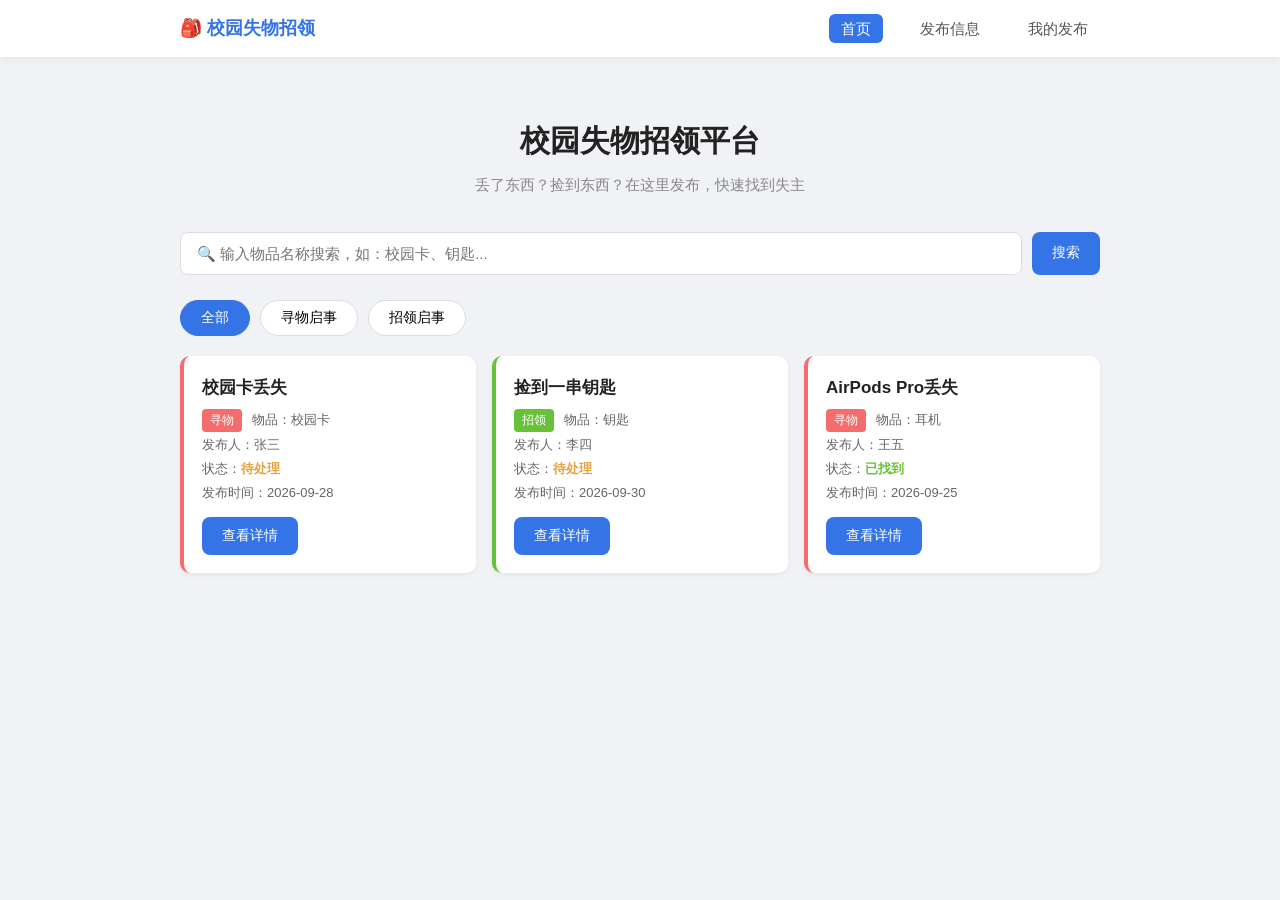
<file: index.html>
<!DOCTYPE html>
<html lang="zh-CN">
<head>
    <meta charset="UTF-8">
    <title>校园失物招领平台</title>
    <link rel="stylesheet" href="css/style.css">
</head>
<body>
    <nav class="nav">
        <div class="nav-inner">
            <span class="logo">🎒 校园失物招领</span>
            <div class="nav-links">
                <a href="index.html" class="active">首页</a>
                <a href="publish.html">发布信息</a>
                <a href="myposts.html">我的发布</a>
            </div>
        </div>
    </nav>

    <div class="container">
        <div class="hero">
            <h1>校园失物招领平台</h1>
            <p class="subtitle">丢了东西？捡到东西？在这里发布，快速找到失主</p>
        </div>

        <div class="search-bar">
            <input type="text" id="searchInput" placeholder="🔍 输入物品名称搜索，如：校园卡、钥匙...">
            <button class="btn btn-primary" onclick="searchList()">搜索</button>
        </div>

        <div class="tabs">
            <button class="tab active" onclick="switchTab('all',this)">全部</button>
            <button class="tab" onclick="switchTab('lost',this)">寻物启事</button>
            <button class="tab" onclick="switchTab('found',this)">招领启事</button>
        </div>

        <div id="listWrap" class="card-grid">
            <p class="empty-tip">加载中...</p>
        </div>
    </div>

    <script src="js/main.js"></script>
    <script>
        window.onload = function(){ renderList(); };
    </script>
</body>
</html>
</file>
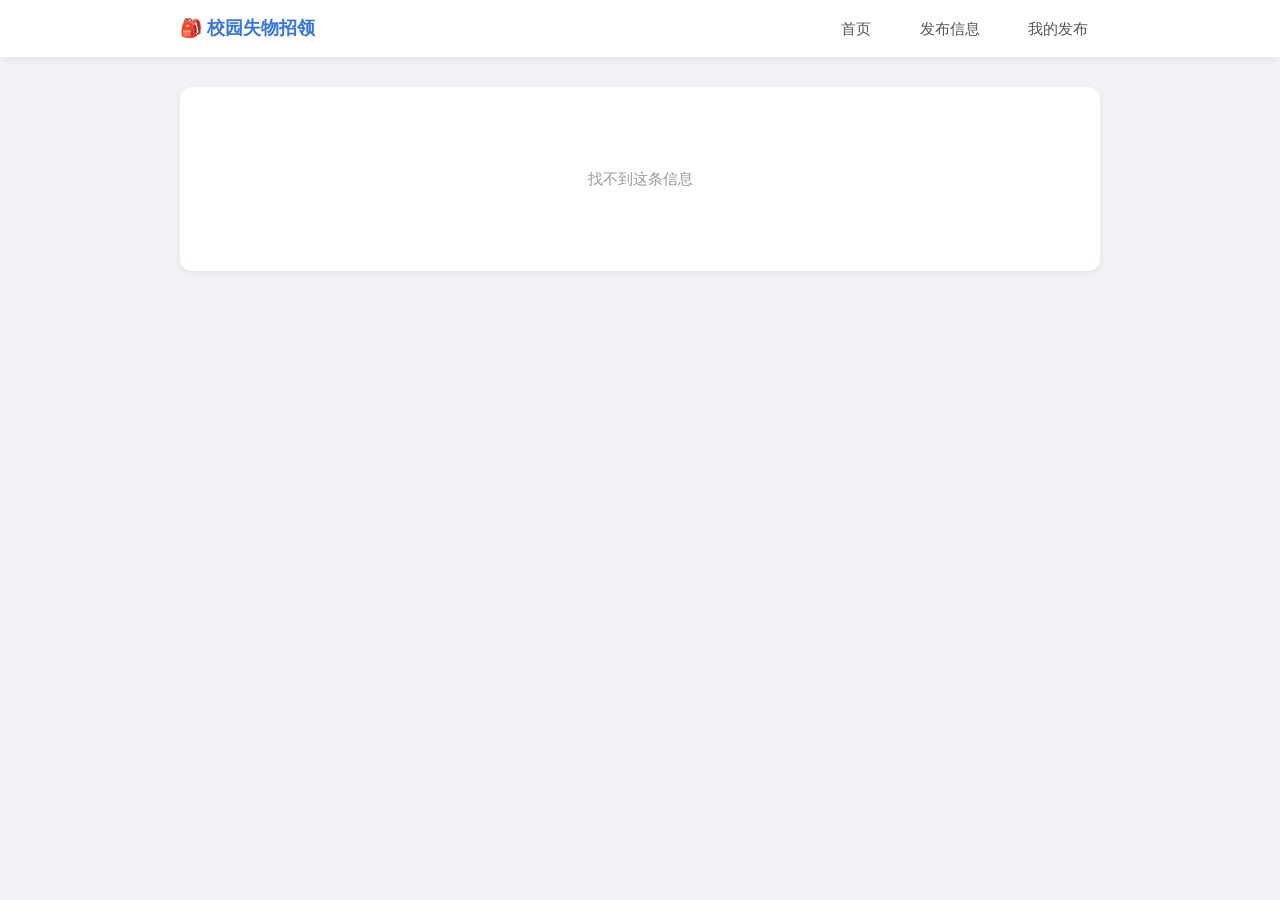
<file: detail.html>
<!DOCTYPE html>
<html lang="zh-CN">
<head>
    <meta charset="UTF-8">
    <title>物品详情</title>
    <link rel="stylesheet" href="css/style.css">
</head>
<body>
    <nav class="nav">
        <div class="nav-inner">
            <span class="logo">🎒 校园失物招领</span>
            <div class="nav-links">
                <a href="index.html">首页</a>
                <a href="publish.html">发布信息</a>
                <a href="myposts.html">我的发布</a>
            </div>
        </div>
    </nav>

    <div class="container">
        <div id="detailBox" class="detail-card">
            <p class="empty-tip">加载中...</p>
        </div>
    </div>

    <script src="js/main.js"></script>
    <script>
        window.onload = loadDetail;
    </script>
</body>
</html>
</file>
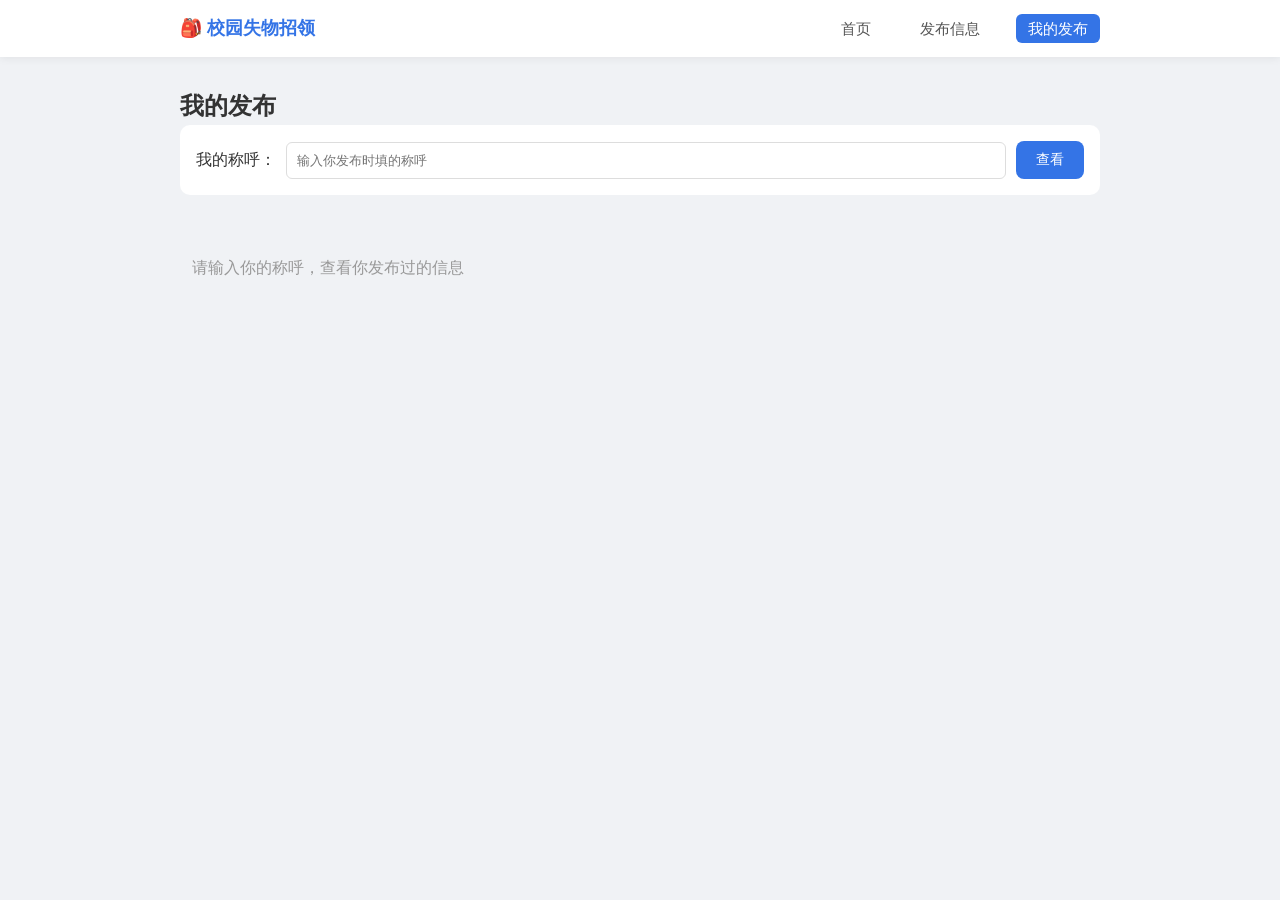
<file: myposts.html>
<!DOCTYPE html>
<html lang="zh-CN">
<head>
    <meta charset="UTF-8">
    <title>我的发布</title>
    <link rel="stylesheet" href="css/style.css">
</head>
<body>
    <nav class="nav">
        <div class="nav-inner">
            <span class="logo">🎒 校园失物招领</span>
            <div class="nav-links">
                <a href="index.html">首页</a>
                <a href="publish.html">发布信息</a>
                <a href="myposts.html" class="active">我的发布</a>
            </div>
        </div>
    </nav>

    <div class="container">
        <h2>我的发布</h2>
        <div class="my-name-box">
            <label>我的称呼：</label>
            <input type="text" id="myNameInput" placeholder="输入你发布时填的称呼">
            <button class="btn btn-primary" onclick="loadMyPosts()">查看</button>
        </div>
        <div id="myList" class="card-grid"></div>
    </div>

    <script src="js/main.js"></script>
    <script>
        window.onload = function(){
            document.getElementById('myNameInput').value = localStorage.getItem("myName") || "";
            loadMyPosts();
        };
    </script>
</body>
</html>
</file>
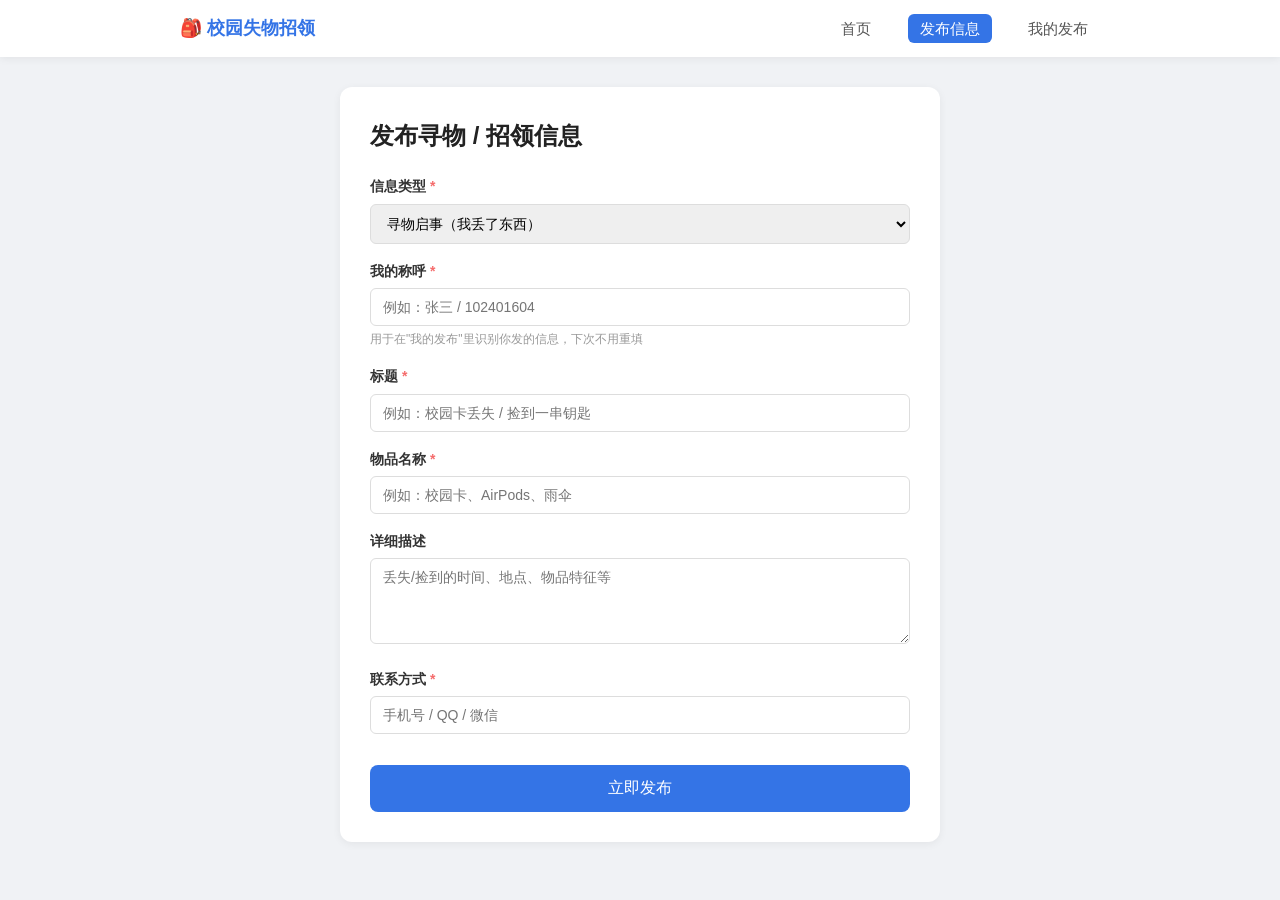
<file: publish.html>
<!DOCTYPE html>
<html lang="zh-CN">
<head>
    <meta charset="UTF-8">
    <title>发布信息</title>
    <link rel="stylesheet" href="css/style.css">
</head>
<body>
    <nav class="nav">
        <div class="nav-inner">
            <span class="logo">🎒 校园失物招领</span>
            <div class="nav-links">
                <a href="index.html">首页</a>
                <a href="publish.html" class="active">发布信息</a>
                <a href="myposts.html">我的发布</a>
            </div>
        </div>
    </nav>

    <div class="container">
        <div class="form-card">
            <h2>发布寻物 / 招领信息</h2>
            <form id="publishForm">
                <div class="form-item">
                    <label>信息类型 <span class="req">*</span></label>
                    <select id="type">
                        <option value="lost">寻物启事（我丢了东西）</option>
                        <option value="found">招领启事（我捡到东西）</option>
                    </select>
                </div>
                <div class="form-item">
                    <label>我的称呼 <span class="req">*</span></label>
                    <input type="text" id="author" placeholder="例如：张三 / 102401604">
                    <p class="hint">用于在"我的发布"里识别你发的信息，下次不用重填</p>
                </div>
                <div class="form-item">
                    <label>标题 <span class="req">*</span></label>
                    <input type="text" id="title" placeholder="例如：校园卡丢失 / 捡到一串钥匙">
                </div>
                <div class="form-item">
                    <label>物品名称 <span class="req">*</span></label>
                    <input type="text" id="itemName" placeholder="例如：校园卡、AirPods、雨伞">
                </div>
                <div class="form-item">
                    <label>详细描述</label>
                    <textarea id="desc" rows="4" placeholder="丢失/捡到的时间、地点、物品特征等"></textarea>
                </div>
                <div class="form-item">
                    <label>联系方式 <span class="req">*</span></label>
                    <input type="text" id="contact" placeholder="手机号 / QQ / 微信">
                </div>
                <button type="submit" class="btn btn-primary btn-block">立即发布</button>
            </form>
        </div>
    </div>

    <script src="js/main.js"></script>
    <script>
        document.getElementById('author').value = localStorage.getItem("myName") || "";
        document.getElementById('publishForm').addEventListener('submit', function(e){
            e.preventDefault();
            addItem();
        });
    </script>
</body>
</html>
</file>
<file: css/style.css>
*{margin:0;padding:0;box-sizing:border-box;font-family:"Microsoft YaHei","PingFang SC",sans-serif;}
body{background:#f0f2f5;color:#333;line-height:1.6;}

/* 顶部导航 */
.nav{background:#fff;box-shadow:0 2px 8px rgba(0,0,0,0.06);position:sticky;top:0;z-index:100;}
.nav-inner{max-width:960px;margin:0 auto;padding:14px 20px;display:flex;justify-content:space-between;align-items:center;}
.logo{font-size:18px;font-weight:bold;color:#3474e6;}
.nav-links a{margin-left:20px;text-decoration:none;color:#555;font-size:15px;padding:6px 12px;border-radius:6px;}
.nav-links a:hover{background:#eef4ff;color:#3474e6;}
.nav-links a.active{background:#3474e6;color:#fff;}

/* 容器 */
.container{max-width:960px;margin:30px auto;padding:0 20px;}

/* 首页头图 */
.hero{text-align:center;padding:30px 0 10px;}
.hero h1{font-size:30px;color:#222;margin-bottom:8px;}
.subtitle{color:#888;font-size:15px;}

/* 搜索栏 */
.search-bar{display:flex;gap:10px;margin:25px 0;}
.search-bar input{flex:1;padding:12px 16px;border:1px solid #ddd;border-radius:8px;font-size:15px;outline:none;}
.search-bar input:focus{border-color:#3474e6;}

/* 按钮 */
.btn{display:inline-block;padding:10px 20px;border:none;border-radius:8px;cursor:pointer;font-size:14px;text-decoration:none;transition:all .2s;}
.btn-primary{background:#3474e6;color:#fff;}
.btn-primary:hover{background:#2359bd;}
.btn-block{width:100%;margin-top:15px;padding:13px;font-size:16px;}
.btn-green{background:#67c23a;color:#fff;}
.btn-orange{background:#e6a23c;color:#fff;}
.btn-gray{background:#909399;color:#fff;}

/* 标签页 */
.tabs{display:flex;gap:10px;margin-bottom:20px;}
.tab{padding:8px 20px;border:1px solid #ddd;background:#fff;border-radius:20px;cursor:pointer;font-size:14px;}
.tab.active{background:#3474e6;color:#fff;border-color:#3474e6;}

/* 卡片网格 */
.card-grid{display:grid;grid-template-columns:repeat(auto-fill,minmax(280px,1fr));gap:16px;}
.card{background:#fff;border-radius:10px;padding:18px;box-shadow:0 2px 6px rgba(0,0,0,0.05);border-left:4px solid #ddd;transition:transform .2s;}
.card:hover{transform:translateY(-2px);box-shadow:0 4px 12px rgba(0,0,0,0.08);}
.card-lost{border-left-color:#f56c6c;}
.card-found{border-left-color:#67c23a;}
.card h3{font-size:17px;margin-bottom:8px;color:#222;}
.card p{font-size:13px;color:#666;margin:3px 0;}
.tag{display:inline-block;padding:2px 8px;border-radius:4px;font-size:12px;color:#fff;margin-right:6px;}
.tag-lost{background:#f56c6c;}
.tag-found{background:#67c23a;}
.status-pending{color:#e6a23c;font-weight:bold;}
.status-found{color:#67c23a;font-weight:bold;}
.status-returned{color:#909399;font-weight:bold;}

/* 表单 */
.form-card{background:#fff;padding:30px;border-radius:12px;box-shadow:0 2px 8px rgba(0,0,0,0.06);max-width:600px;margin:0 auto;}
.form-card h2{margin-bottom:20px;color:#222;}
.form-item{margin-bottom:16px;}
.form-item label{display:block;margin-bottom:6px;font-weight:bold;font-size:14px;}
.req{color:#f56c6c;}
.form-item input,.form-item select,.form-item textarea{width:100%;padding:10px 12px;border:1px solid #ddd;border-radius:6px;font-size:14px;outline:none;}
.form-item input:focus,.form-item textarea:focus{border-color:#3474e6;}
.hint{font-size:12px;color:#999;margin-top:4px;}

/* 详情页 */
.detail-card{background:#fff;padding:30px;border-radius:12px;box-shadow:0 2px 8px rgba(0,0,0,0.06);}
.detail-card h2{margin-bottom:15px;}
.detail-card p{margin:10px 0;font-size:15px;}
.detail-card .contact-line{background:#f6f9ff;padding:12px;border-radius:6px;margin:15px 0;}
.status-actions{margin-top:20px;padding-top:20px;border-top:1px solid #eee;}
.status-actions .btn{margin-right:10px;}

/* 我的发布 */
.my-name-box{background:#fff;padding:16px;border-radius:10px;margin-bottom:20px;display:flex;gap:10px;align-items:center;}
.my-name-box input{flex:1;padding:10px;border:1px solid #ddd;border-radius:6px;}
.empty-tip{text-align:center;color:#999;padding:40px 0;}
</file>
